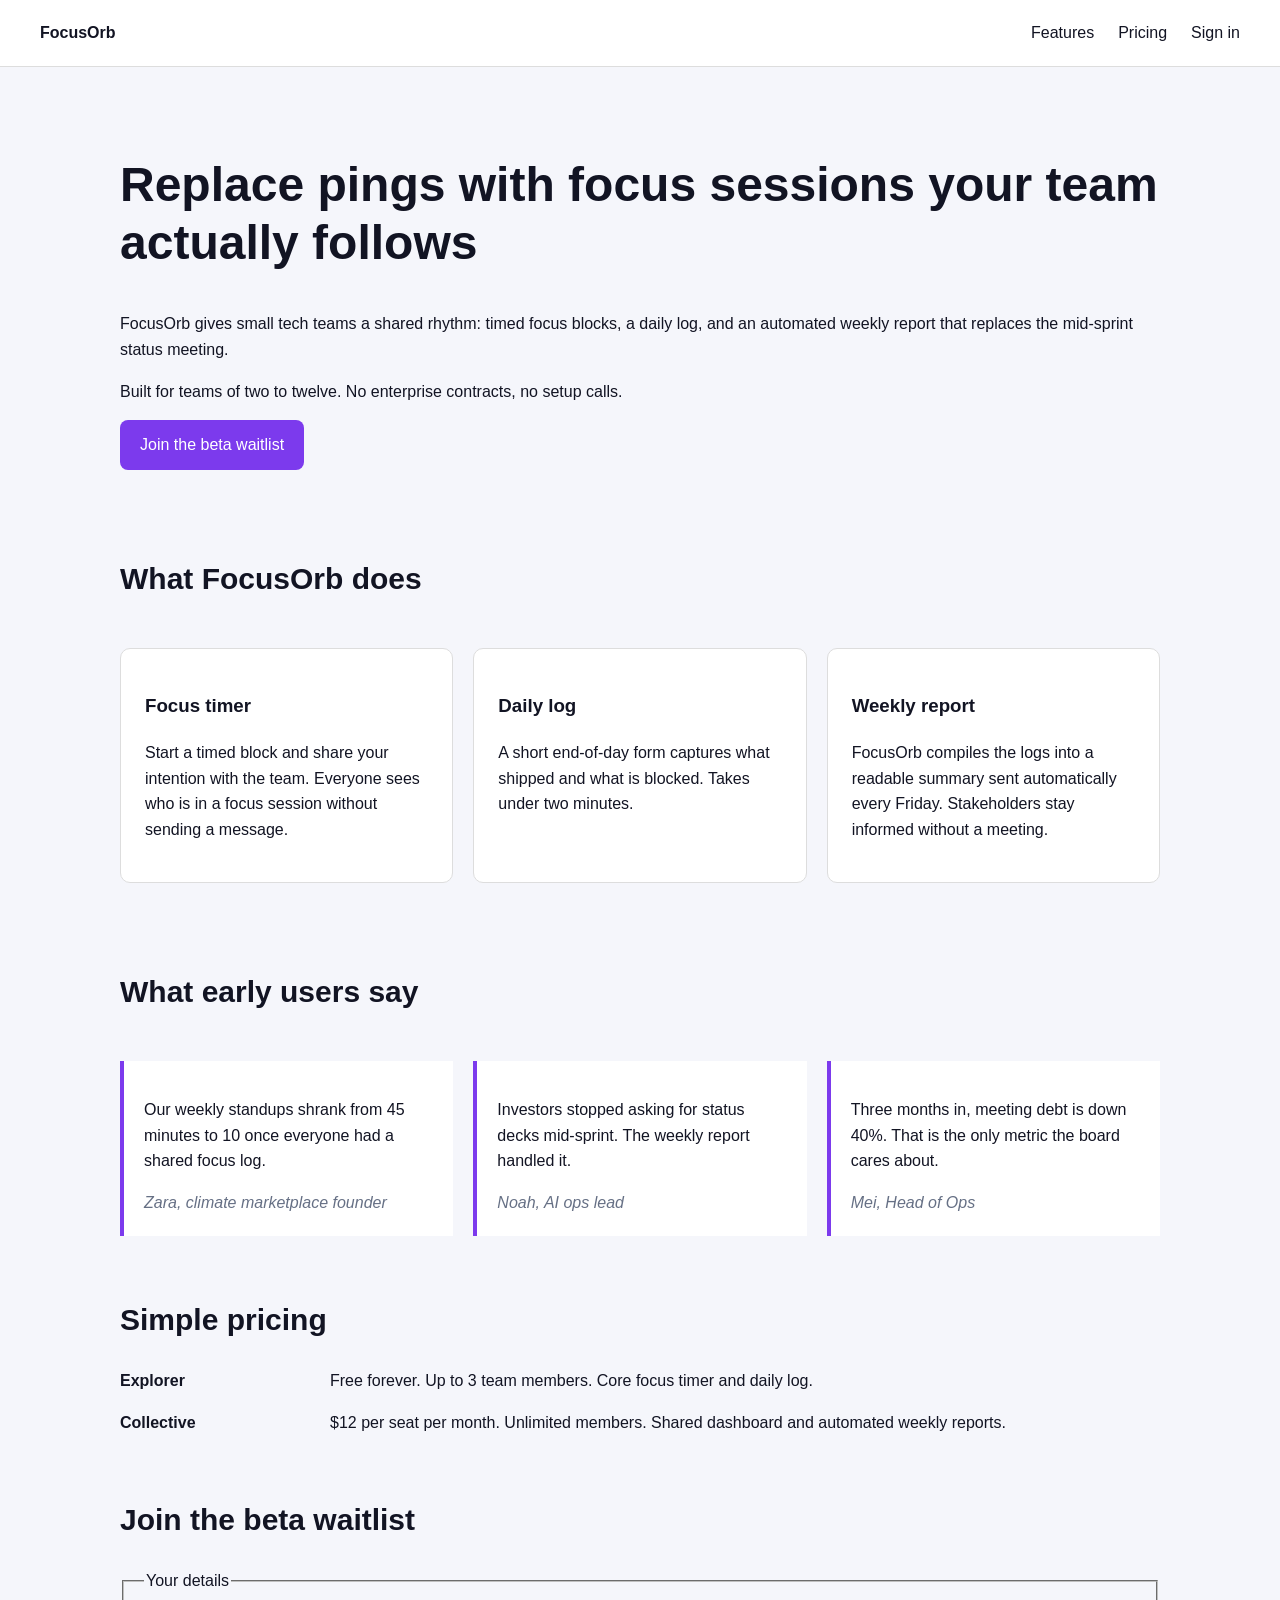
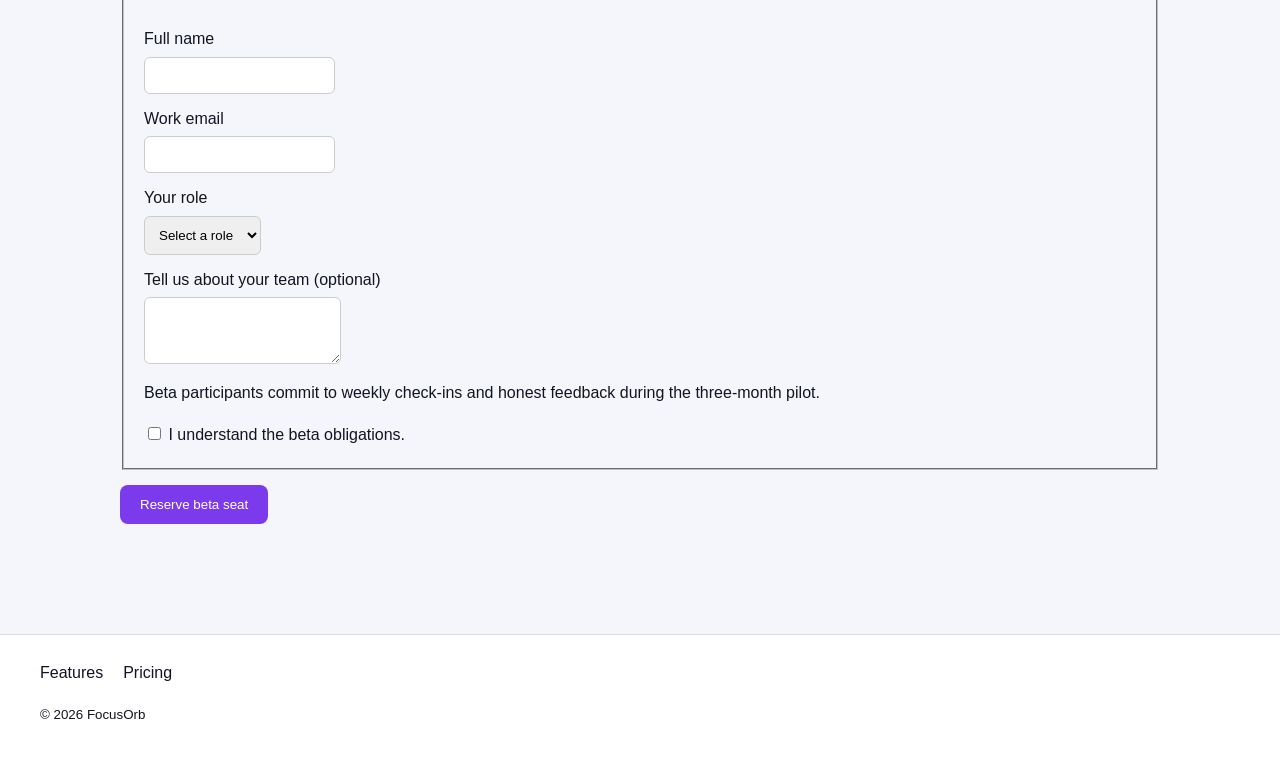
<file: index.html>
<!DOCTYPE html>
<html lang="en">

<head>
    <meta charset="UTF-8">
    <meta name="viewport" content="width=device-width, initial-scale=1.0">

    <title>FocusOrb · Gentle productivity rituals</title>

    <link rel="stylesheet" href="styles.css?v=4">
</head>

<body>

    <header>
        <p><strong>FocusOrb</strong></p>

        <nav aria-label="Main">
            <a href="#features">Features</a>
            <a href="#pricing">Pricing</a>
            <a href="#waitlist">Sign in</a>
        </nav>
    </header>

    <main>

        <section id="hero" aria-labelledby="hero-title">

            <h1 id="hero-title">
                Replace pings with focus sessions your team actually follows
            </h1>

            <p>
                FocusOrb gives small tech teams a shared rhythm:
                timed focus blocks, a daily log, and an automated weekly report
                that replaces the mid-sprint status meeting.
            </p>

            <p>
                Built for teams of two to twelve.
                No enterprise contracts, no setup calls.
            </p>

            <a class="cta" href="#waitlist">
                Join the beta waitlist
            </a>

        </section>


        <section id="features" aria-labelledby="features-title">

            <h2 id="features-title">
                What FocusOrb does
            </h2>

            <article class="feature-card">
                <h3>Focus timer</h3>

                <p>
                    Start a timed block and share your intention with the team.
                    Everyone sees who is in a focus session without sending a message.
                </p>
            </article>

            <article class="feature-card">
                <h3>Daily log</h3>

                <p>
                    A short end-of-day form captures what shipped and what is blocked.
                    Takes under two minutes.
                </p>
            </article>

            <article class="feature-card">
                <h3>Weekly report</h3>

                <p>
                    FocusOrb compiles the logs into a readable summary
                    sent automatically every Friday.
                    Stakeholders stay informed without a meeting.
                </p>
            </article>

        </section>


        <section id="testimonials" aria-labelledby="voices-title">

            <h2 id="voices-title">
                What early users say
            </h2>

            <blockquote class="testimonial">
                <p>
                    Our weekly standups shrank from 45 minutes to 10
                    once everyone had a shared focus log.
                </p>

                <cite>
                    Zara, climate marketplace founder
                </cite>
            </blockquote>

            <blockquote class="testimonial">
                <p>
                    Investors stopped asking for status decks mid-sprint.
                    The weekly report handled it.
                </p>

                <cite>
                    Noah, AI ops lead
                </cite>
            </blockquote>

            <blockquote class="testimonial">
                <p>
                    Three months in, meeting debt is down 40%.
                    That is the only metric the board cares about.
                </p>

                <cite>
                    Mei, Head of Ops
                </cite>
            </blockquote>

        </section>


        <section id="pricing" aria-labelledby="pricing-title">

            <h2 id="pricing-title">
                Simple pricing
            </h2>

            <dl>

                <dt>Explorer</dt>

                <dd>
                    Free forever. Up to 3 team members.
                    Core focus timer and daily log.
                </dd>

                <dt>Collective</dt>

                <dd>
                    $12 per seat per month.
                    Unlimited members.
                    Shared dashboard and automated weekly reports.
                </dd>

            </dl>

        </section>


        <section id="waitlist" aria-labelledby="waitlist-title">

            <h2 id="waitlist-title">
                Join the beta waitlist
            </h2>

            <form>

                <fieldset>

                    <legend>Your details</legend>

                    <label for="fullname">
                        Full name
                    </label>

                    <input
                        id="fullname"
                        name="fullname"
                        type="text"
                        autocomplete="name"
                        required
                    >

                    <label for="email">
                        Work email
                    </label>

                    <input
                        id="email"
                        name="email"
                        type="email"
                        autocomplete="email"
                        required
                    >

                    <label for="role">
                        Your role
                    </label>

                    <select id="role" name="role" required>

                        <option value="">
                            Select a role
                        </option>

                        <option value="founder">
                            Founder
                        </option>

                        <option value="operator">
                            Operator
                        </option>

                        <option value="engineer">
                            Engineer
                        </option>

                        <option value="designer">
                            Designer
                        </option>

                    </select>

                    <label for="message">
                        Tell us about your team (optional)
                    </label>

                    <textarea
                        id="message"
                        name="message"
                        rows="3"
                    ></textarea>

                    <p id="beta-info">
                        Beta participants commit to weekly check-ins
                        and honest feedback during the three-month pilot.
                    </p>

                    <label class="consent">

                        <input
                            type="checkbox"
                            name="beta_ack"
                            aria-describedby="beta-info"
                            required
                        >

                        I understand the beta obligations.

                    </label>

                </fieldset>

                <button type="submit">
                    Reserve beta seat
                </button>

            </form>

        </section>

    </main>


    <footer>

        <nav aria-label="Footer">
            <a href="#features">Features</a>
            <a href="#pricing">Pricing</a>
        </nav>

        <p>
            <small>&copy; 2026 FocusOrb</small>
        </p>

    </footer>

</body>
</file>
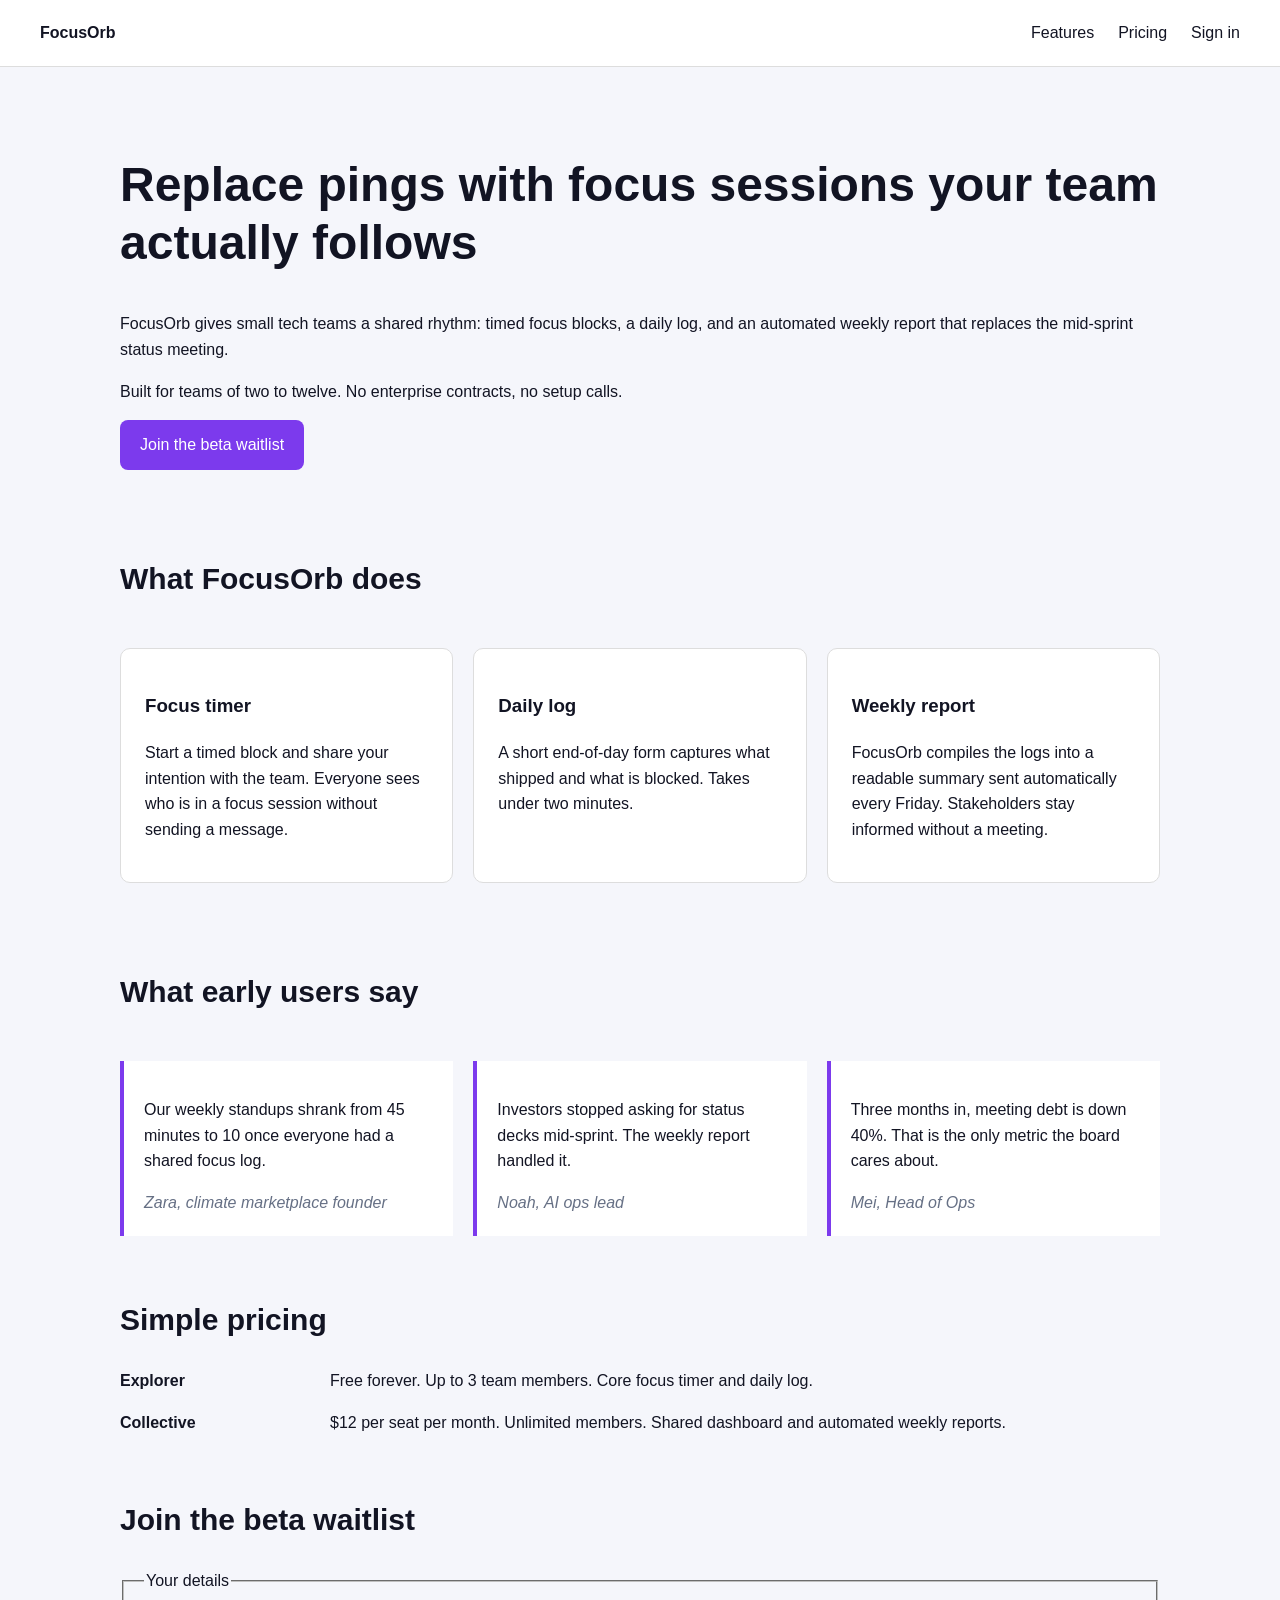
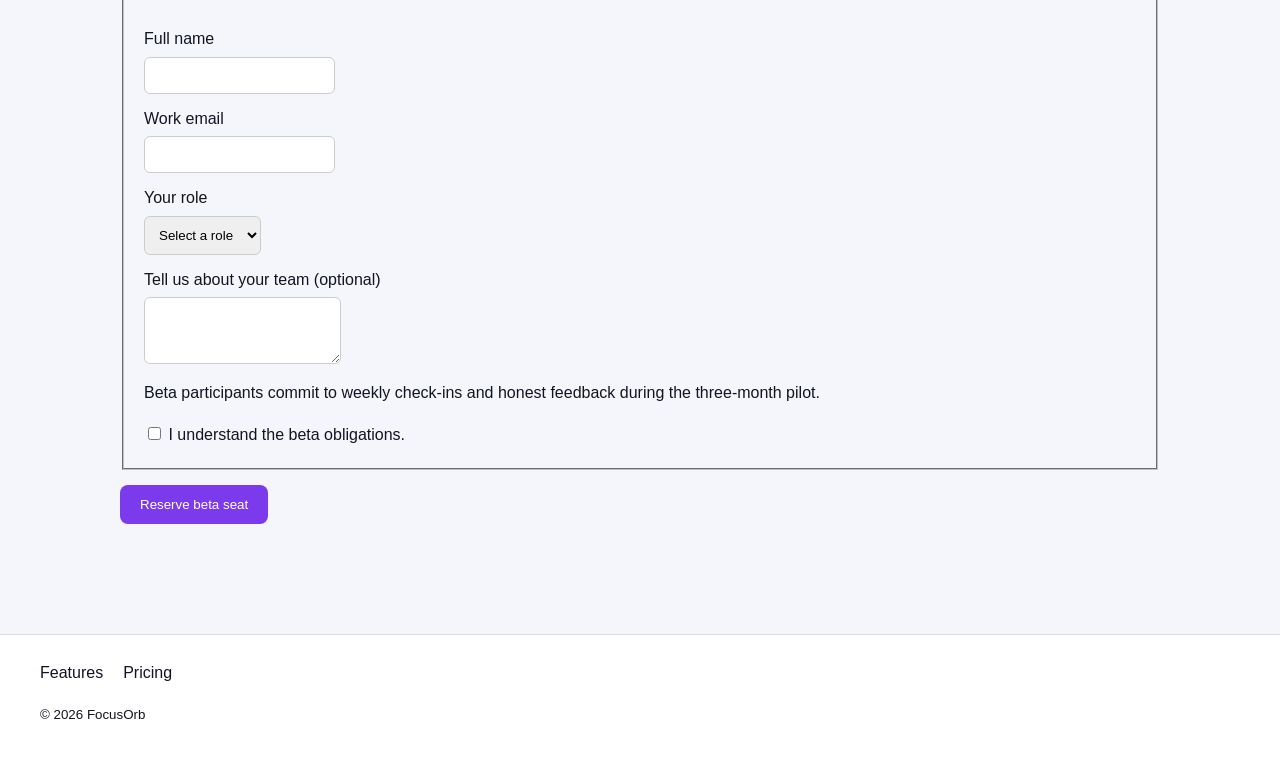
<file: focusorb.html>
<!DOCTYPE html>
<html lang="en">

<head>
    <meta charset="UTF-8">
    <meta name="viewport" content="width=device-width, initial-scale=1.0">

    <title>FocusOrb · Gentle productivity rituals</title>

    <link rel="stylesheet" href="styles.css">
</head>

<body>

    <header>
        <p><strong>FocusOrb</strong></p>

        <nav aria-label="Main">
            <a href="#features">Features</a>
            <a href="#pricing">Pricing</a>
            <a href="#waitlist">Sign in</a>
        </nav>
    </header>

    <main>

        <section id="hero" aria-labelledby="hero-title">

            <h1 id="hero-title">
                Replace pings with focus sessions your team actually follows
            </h1>

            <p>
                FocusOrb gives small tech teams a shared rhythm:
                timed focus blocks, a daily log, and an automated weekly report
                that replaces the mid-sprint status meeting.
            </p>

            <p>
                Built for teams of two to twelve.
                No enterprise contracts, no setup calls.
            </p>

            <a class="cta" href="#waitlist">
                Join the beta waitlist
            </a>

        </section>


        <section id="features" aria-labelledby="features-title">

            <h2 id="features-title">
                What FocusOrb does
            </h2>

            <article class="feature-card">
                <h3>Focus timer</h3>

                <p>
                    Start a timed block and share your intention with the team.
                    Everyone sees who is in a focus session without sending a message.
                </p>
            </article>

            <article class="feature-card">
                <h3>Daily log</h3>

                <p>
                    A short end-of-day form captures what shipped and what is blocked.
                    Takes under two minutes.
                </p>
            </article>

            <article class="feature-card">
                <h3>Weekly report</h3>

                <p>
                    FocusOrb compiles the logs into a readable summary
                    sent automatically every Friday.
                    Stakeholders stay informed without a meeting.
                </p>
            </article>

        </section>


        <section id="testimonials" aria-labelledby="voices-title">

            <h2 id="voices-title">
                What early users say
            </h2>

            <blockquote class="testimonial">
                <p>
                    Our weekly standups shrank from 45 minutes to 10
                    once everyone had a shared focus log.
                </p>

                <cite>
                    Zara, climate marketplace founder
                </cite>
            </blockquote>

            <blockquote class="testimonial">
                <p>
                    Investors stopped asking for status decks mid-sprint.
                    The weekly report handled it.
                </p>

                <cite>
                    Noah, AI ops lead
                </cite>
            </blockquote>

            <blockquote class="testimonial">
                <p>
                    Three months in, meeting debt is down 40%.
                    That is the only metric the board cares about.
                </p>

                <cite>
                    Mei, Head of Ops
                </cite>
            </blockquote>

        </section>


        <section id="pricing" aria-labelledby="pricing-title">

            <h2 id="pricing-title">
                Simple pricing
            </h2>

            <dl>

                <dt>Explorer</dt>

                <dd>
                    Free forever. Up to 3 team members.
                    Core focus timer and daily log.
                </dd>

                <dt>Collective</dt>

                <dd>
                    $12 per seat per month.
                    Unlimited members.
                    Shared dashboard and automated weekly reports.
                </dd>

            </dl>

        </section>


        <section id="waitlist" aria-labelledby="waitlist-title">

            <h2 id="waitlist-title">
                Join the beta waitlist
            </h2>

            <form>

                <fieldset>

                    <legend>Your details</legend>

                    <label for="fullname">
                        Full name
                    </label>

                    <input
                        id="fullname"
                        name="fullname"
                        type="text"
                        autocomplete="name"
                        required
                    >

                    <label for="email">
                        Work email
                    </label>

                    <input
                        id="email"
                        name="email"
                        type="email"
                        autocomplete="email"
                        required
                    >

                    <label for="role">
                        Your role
                    </label>

                    <select id="role" name="role" required>

                        <option value="">
                            Select a role
                        </option>

                        <option value="founder">
                            Founder
                        </option>

                        <option value="operator">
                            Operator
                        </option>

                        <option value="engineer">
                            Engineer
                        </option>

                        <option value="designer">
                            Designer
                        </option>

                    </select>

                    <label for="message">
                        Tell us about your team (optional)
                    </label>

                    <textarea
                        id="message"
                        name="message"
                        rows="3"
                    ></textarea>

                    <p id="beta-info">
                        Beta participants commit to weekly check-ins
                        and honest feedback during the three-month pilot.
                    </p>

                    <label class="consent">

                        <input
                            type="checkbox"
                            name="beta_ack"
                            aria-describedby="beta-info"
                            required
                        >

                        I understand the beta obligations.

                    </label>

                </fieldset>

                <button type="submit">
                    Reserve beta seat
                </button>

            </form>

        </section>

    </main>


    <footer>

        <nav aria-label="Footer">
            <a href="#features">Features</a>
            <a href="#pricing">Pricing</a>
        </nav>

        <p>
            <small>&copy; 2026 FocusOrb</small>
        </p>

    </footer>

</body>

</html>
</file>
<file: styles.css>
* {
  box-sizing: border-box;
}

body {
  margin: 0;
  font-family: Arial, sans-serif;
  color: #121423;
  background-color: #f5f6fb;
  line-height: 1.6;
}

header {
  display: flex;
  justify-content: space-between;
  align-items: center;
  padding: 20px 40px;
  background: white;
  border-bottom: 1px solid #ddd;
}

header p {
  margin: 0;
}

header nav {
  display: flex;
  gap: 24px;
}

header nav a,
footer nav a {
  color: #121423;
  text-decoration: none;
}

main {
  max-width: 1100px;
  margin: 0 auto;
  padding: 50px 30px;
}

section {
  margin-bottom: 60px;
}

h1 {
  font-size: 48px;
  line-height: 1.2;
}

h2 {
  font-size: 30px;
}

.cta {
  display: inline-block;
  padding: 12px 20px;
  background: #7c3aed;
  color: white;
  text-decoration: none;
  border-radius: 8px;
}

#features {
  display: grid;
  grid-template-columns: repeat(3, 1fr);
  gap: 20px;
}

#features h2 {
  grid-column: 1 / -1;
}

.feature-card {
  padding: 24px;
  background: white;
  border: 1px solid #ddd;
  border-radius: 10px;
}

#testimonials {
  display: flex;
  flex-wrap: wrap;
  gap: 20px;
}

#testimonials h2 {
  flex-basis: 100%;
}

.testimonial {
  flex: 1 1 260px;
  margin: 0;
  padding: 20px;
  background: white;
  border-left: 4px solid #7c3aed;
}

.testimonial cite {
  color: #667085;
}

#pricing dl {
  display: grid;
  grid-template-columns: 180px 1fr;
  gap: 16px 30px;
}

#pricing dt {
  font-weight: bold;
}

#pricing dd {
  margin: 0;
}

fieldset {
  padding: 20px;
}

label {
  display: block;
  margin-top: 12px;
}

input,
select,
textarea {
  display: block;
  padding: 10px;
  margin-top: 5px;
  border: 1px solid #ccc;
  border-radius: 6px;
}

.consent input {
  display: inline;
}

button {
  margin-top: 15px;
  padding: 12px 20px;
  background: #7c3aed;
  color: white;
  border: 0;
  border-radius: 8px;
}

footer {
  padding: 25px 40px;
  background: white;
  border-top: 1px solid #ddd;
}

footer nav {
  display: flex;
  gap: 20px;
}

.cta:hover,
button:hover {
  background-color: #5b21b6;
}

a:focus-visible,
input:focus-visible,
select:focus-visible,
textarea:focus-visible,
button:focus-visible {
  outline: 3px solid #7c3aed;
  outline-offset: 3px;
}
</file>
